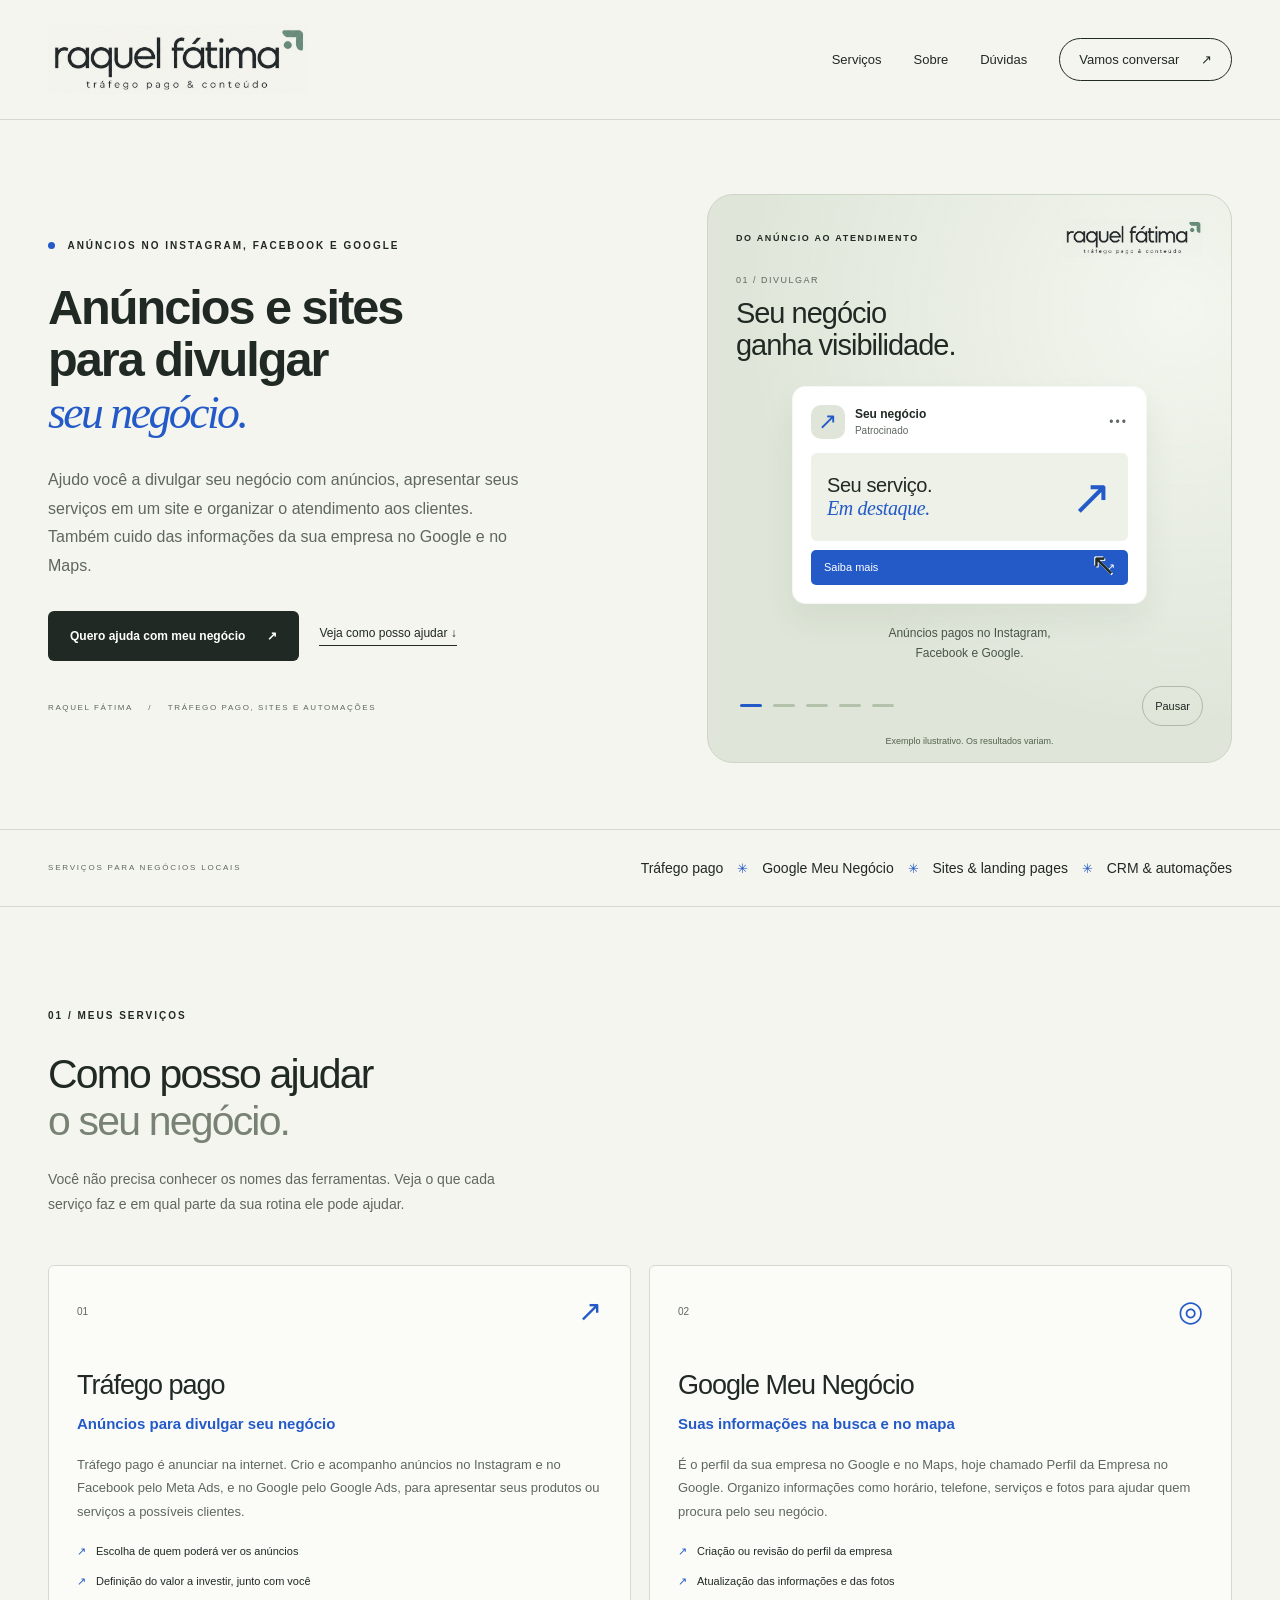
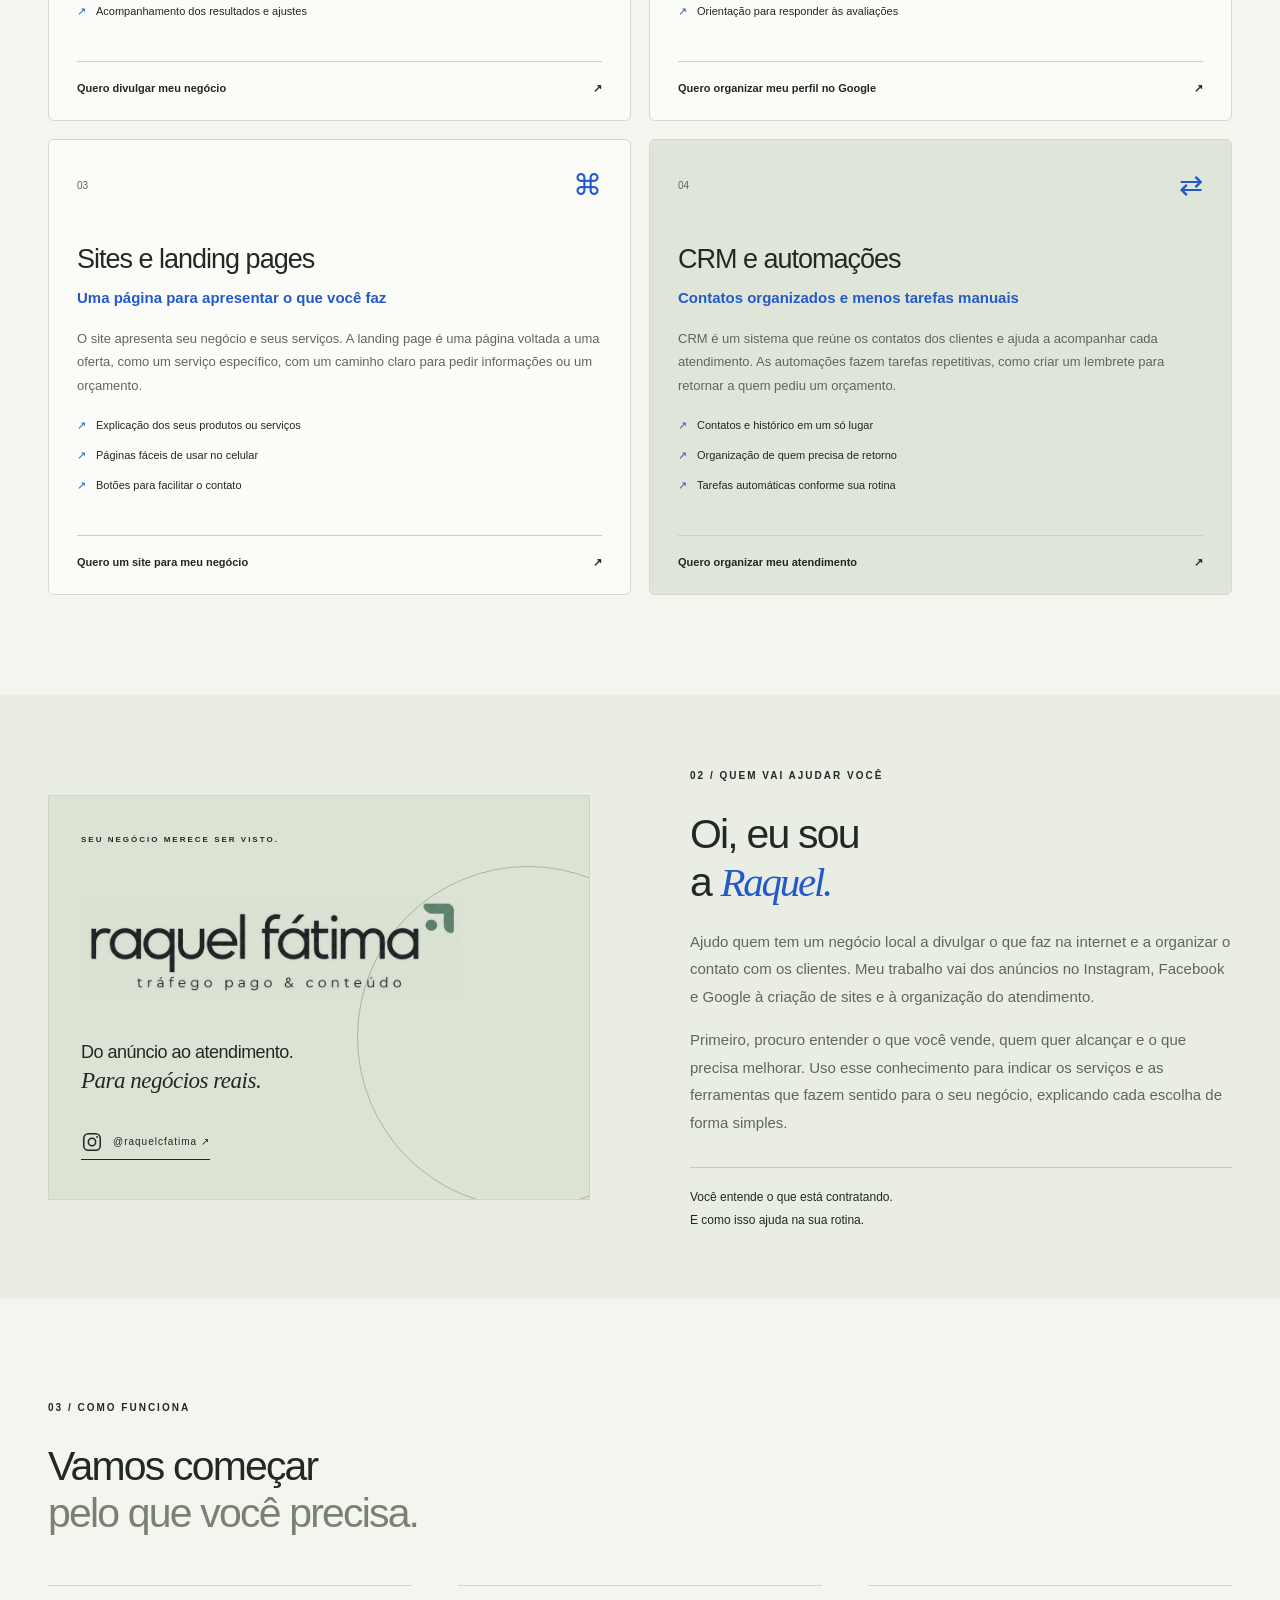
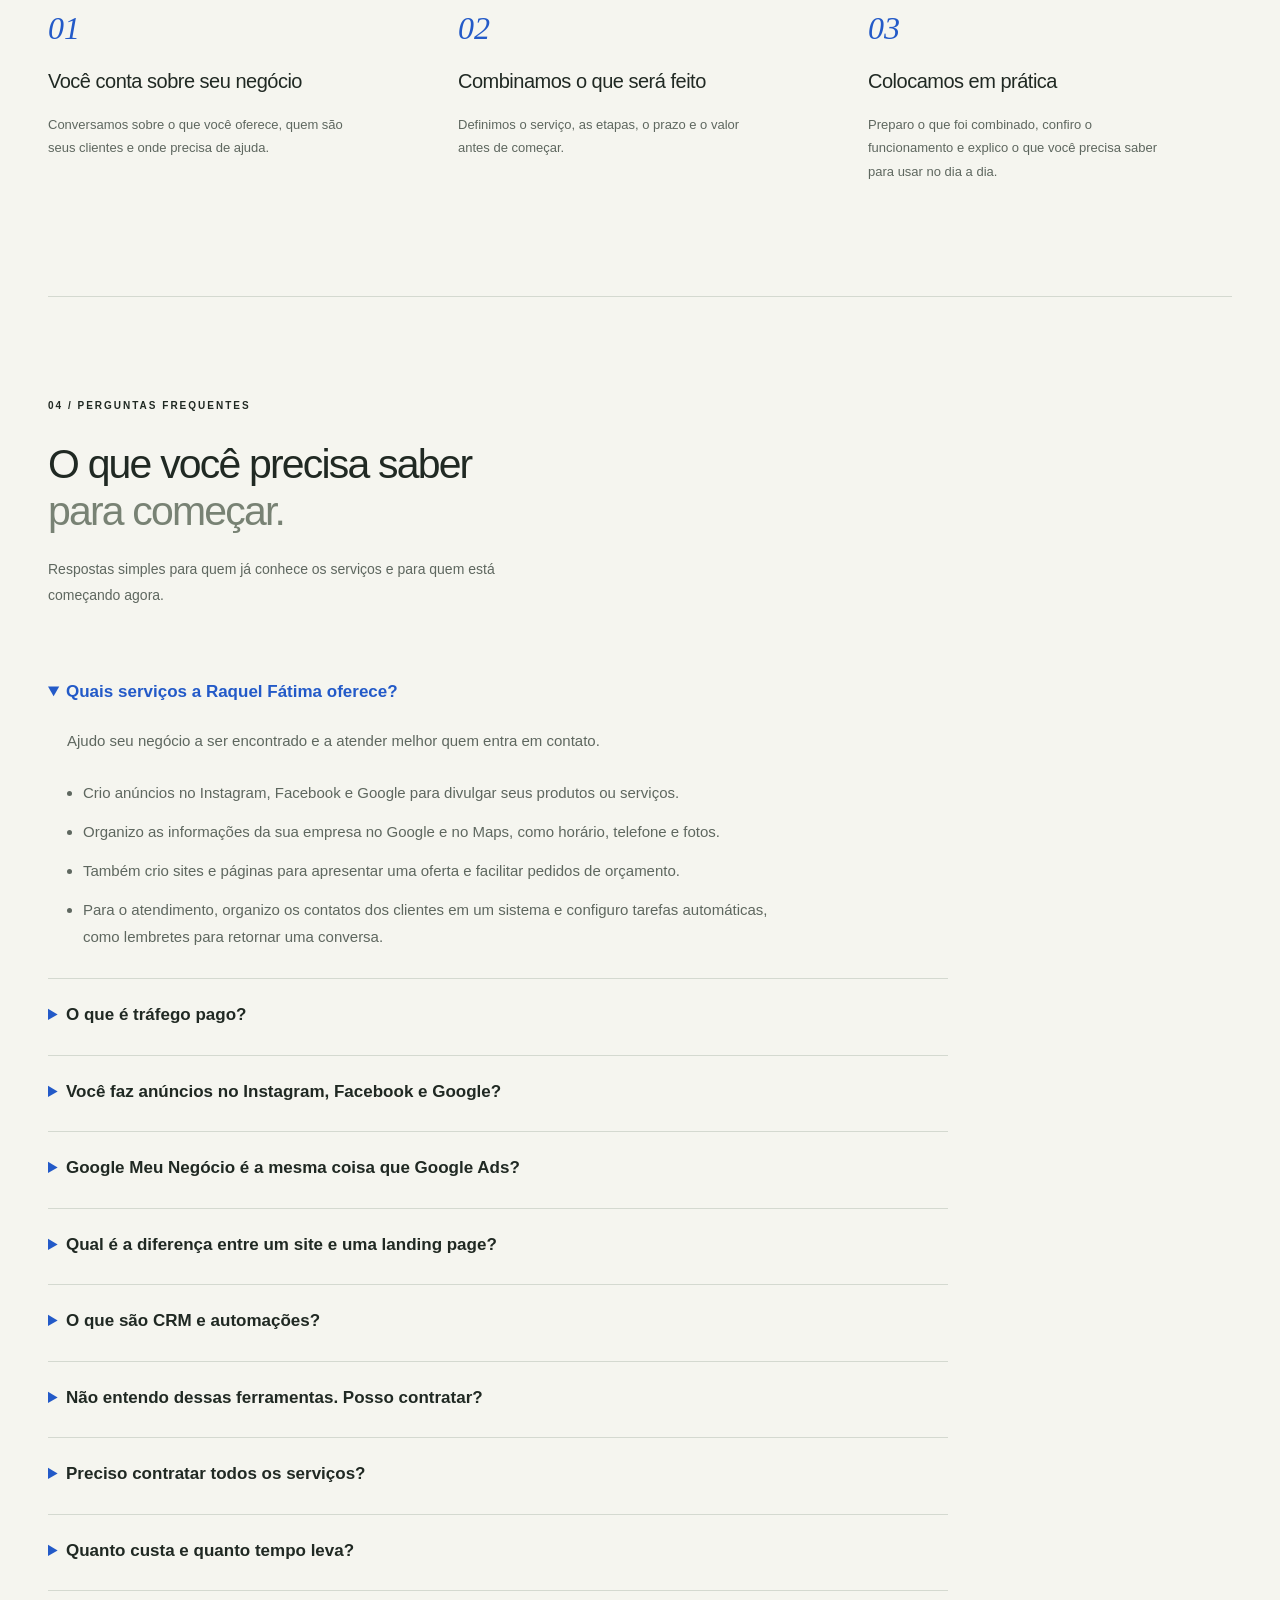
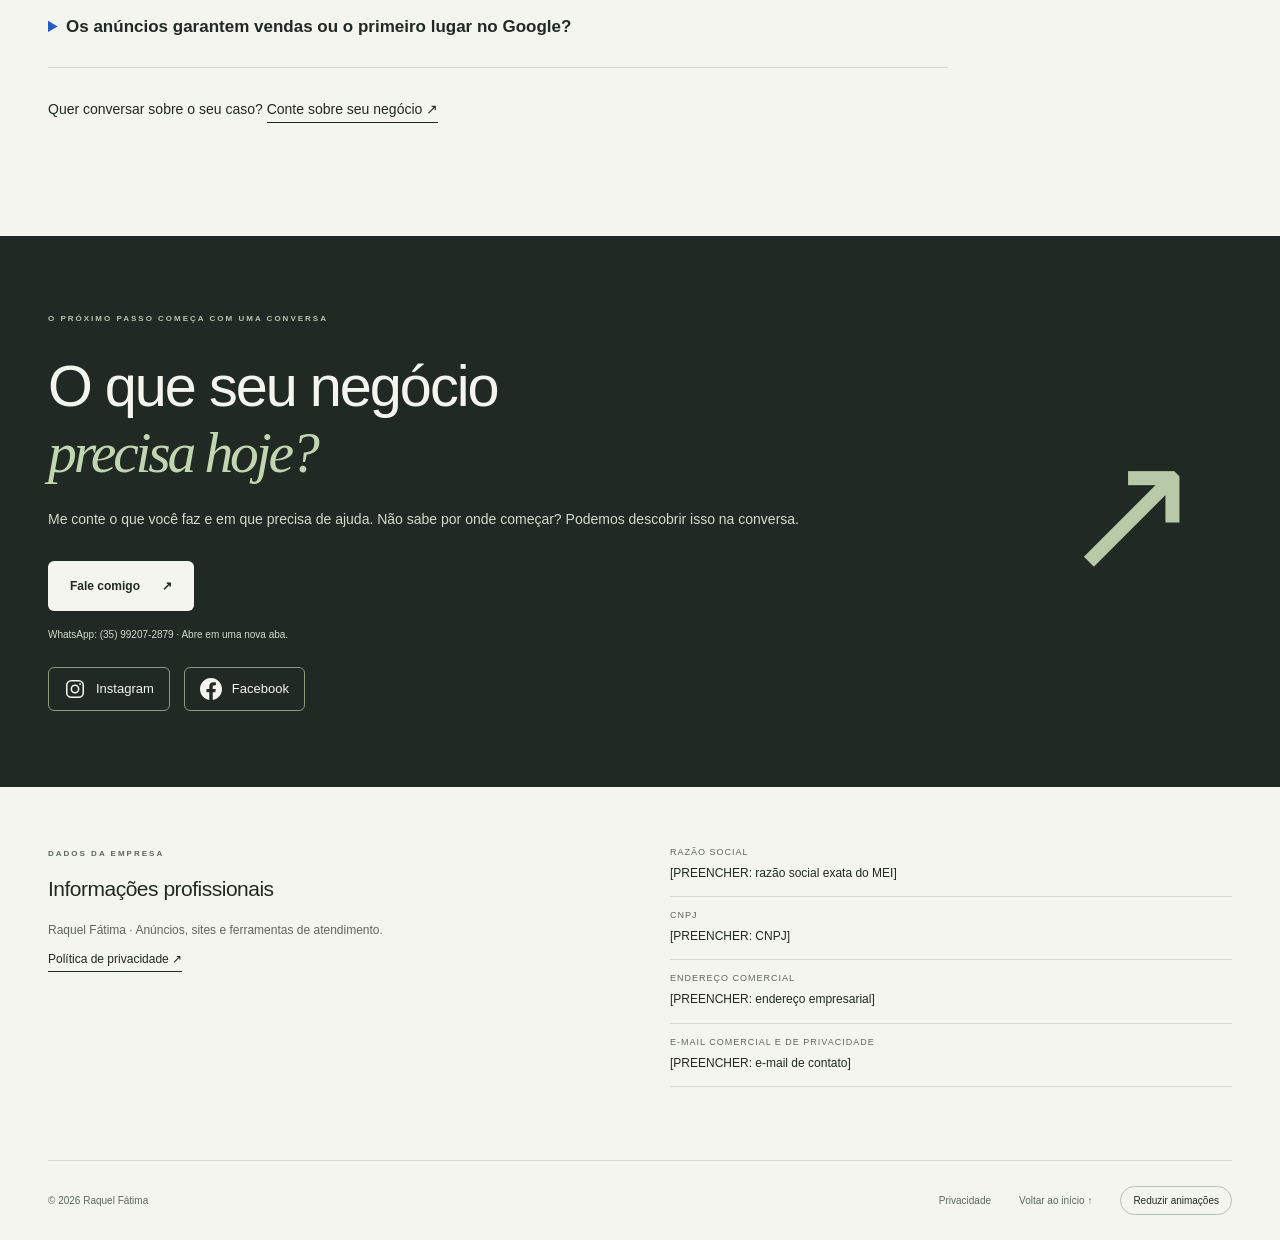
<file: index.html>
<!doctype html>
<html lang="pt-BR">
<head>
  <meta charset="utf-8">
  <meta name="viewport" content="width=device-width, initial-scale=1">
  <title>Raquel Fátima | Tráfego Pago — Meta Ads e Google Ads</title>
  <meta name="description" content="Raquel Fátima: anúncios no Instagram, Facebook e Google, Google Meu Negócio, sites e organização de contatos com CRM e automações para negócios locais.">
  <meta name="theme-color" content="#f5f5ef">
  <meta property="og:type" content="website">
  <meta property="og:locale" content="pt_BR">
  <meta property="og:title" content="Raquel Fátima | Tráfego Pago — Meta Ads e Google Ads">
  <meta property="og:description" content="Anúncios para divulgar seu negócio, sites para apresentar seus serviços e ferramentas para organizar o atendimento. Conheça o trabalho de Raquel Fátima.">
  <meta name="twitter:card" content="summary">
  <link rel="canonical" href="https://raquelfatimaads.github.io/">
  <meta property="og:url" content="https://raquelfatimaads.github.io/">
  <meta property="og:site_name" content="Raquel Fátima">
  <meta name="robots" content="index, follow, max-image-preview:large">
  <meta name="author" content="Raquel Fátima">
  <link rel="icon" href="assets/favicon.svg" type="image/svg+xml">
  <link rel="stylesheet" href="assets/styles.css"><link rel="stylesheet" href="assets/journey.css">
  <script src="assets/main.js" defer></script><script src="assets/journey.js" defer></script>
  <script type="application/ld+json">
{
  "@context": "https://schema.org",
  "@graph": [
    {
      "@type": "Person",
      "@id": "https://raquelfatimaads.github.io/#raquel",
      "name": "Raquel Fátima",
      "alternateName": "Raquel Fatima",
      "url": "https://raquelfatimaads.github.io/",
      "sameAs": [
        "https://www.instagram.com/raquelcfatima/",
        "https://www.facebook.com/rakelmuz"
      ],
      "description": "Profissional de tráfego pago em Meta Ads e Google Ads, Google Meu Negócio, sites e landing pages, CRM e automações.",
      "telephone": "+55 35 99207-2879"
    },
    {
      "@type": "WebSite",
      "@id": "https://raquelfatimaads.github.io/#website",
      "url": "https://raquelfatimaads.github.io/",
      "name": "Raquel Fátima",
      "inLanguage": "pt-BR",
      "publisher": {
        "@id": "https://raquelfatimaads.github.io/#raquel"
      }
    },
    {
      "@type": "WebPage",
      "@id": "https://raquelfatimaads.github.io/#webpage",
      "url": "https://raquelfatimaads.github.io/",
      "name": "Raquel Fátima | Tráfego Pago — Meta Ads e Google Ads",
      "inLanguage": "pt-BR",
      "isPartOf": {
        "@id": "https://raquelfatimaads.github.io/#website"
      },
      "about": {
        "@id": "https://raquelfatimaads.github.io/#raquel"
      },
      "hasPart": [
        {
          "@id": "https://raquelfatimaads.github.io/#trafego-pago"
        },
        {
          "@id": "https://raquelfatimaads.github.io/#google-meu-negocio"
        },
        {
          "@id": "https://raquelfatimaads.github.io/#sites-landing-pages"
        },
        {
          "@id": "https://raquelfatimaads.github.io/#crm-automacoes"
        },
        {
          "@id": "https://raquelfatimaads.github.io/#faq"
        }
      ]
    },
    {
      "@type": "Service",
      "@id": "https://raquelfatimaads.github.io/#trafego-pago",
      "name": "Gestão de tráfego pago — Meta Ads e Google Ads",
      "serviceType": "Gestão de tráfego pago",
      "description": "Tráfego pago é anunciar na internet. Crio e acompanho anúncios no Instagram e no Facebook pelo Meta Ads, e no Google pelo Google Ads, para apresentar seus produtos ou serviços a possíveis clientes.",
      "url": "https://raquelfatimaads.github.io/#trafego-pago",
      "provider": {
        "@id": "https://raquelfatimaads.github.io/#raquel"
      }
    },
    {
      "@type": "Service",
      "@id": "https://raquelfatimaads.github.io/#google-meu-negocio",
      "name": "Google Meu Negócio — Perfil da Empresa no Google",
      "serviceType": "Gestão do Perfil da Empresa no Google",
      "description": "É o perfil da sua empresa no Google e no Maps, hoje chamado Perfil da Empresa no Google. Organizo informações como horário, telefone, serviços e fotos para ajudar quem procura pelo seu negócio.",
      "url": "https://raquelfatimaads.github.io/#google-meu-negocio",
      "provider": {
        "@id": "https://raquelfatimaads.github.io/#raquel"
      }
    },
    {
      "@type": "Service",
      "@id": "https://raquelfatimaads.github.io/#sites-landing-pages",
      "name": "Criação de sites e landing pages",
      "serviceType": "Criação de sites e landing pages",
      "description": "O site apresenta seu negócio e seus serviços. A landing page é uma página voltada a uma oferta, como um serviço específico, com um caminho claro para pedir informações ou um orçamento.",
      "url": "https://raquelfatimaads.github.io/#sites-landing-pages",
      "provider": {
        "@id": "https://raquelfatimaads.github.io/#raquel"
      }
    },
    {
      "@type": "Service",
      "@id": "https://raquelfatimaads.github.io/#crm-automacoes",
      "name": "CRM e automações",
      "serviceType": "Integração de CRM e automações",
      "description": "CRM é um sistema que reúne os contatos dos clientes e ajuda a acompanhar cada atendimento. As automações fazem tarefas repetitivas, como criar um lembrete para retornar a quem pediu um orçamento.",
      "url": "https://raquelfatimaads.github.io/#crm-automacoes",
      "provider": {
        "@id": "https://raquelfatimaads.github.io/#raquel"
      }
    },
    {
      "@type": "FAQPage",
      "@id": "https://raquelfatimaads.github.io/#faq",
      "url": "https://raquelfatimaads.github.io/#faq",
      "inLanguage": "pt-BR",
      "isPartOf": {
        "@id": "https://raquelfatimaads.github.io/#webpage"
      },
      "mainEntity": [
        {
          "@type": "Question",
          "name": "Quais serviços a Raquel Fátima oferece?",
          "acceptedAnswer": {
            "@type": "Answer",
            "text": "Ajudo seu negócio a ser encontrado e a atender melhor quem entra em contato. Crio anúncios no Instagram, Facebook e Google para divulgar seus produtos ou serviços. Organizo as informações da sua empresa no Google e no Maps, como horário, telefone e fotos. Também crio sites e páginas para apresentar uma oferta e facilitar pedidos de orçamento. Para o atendimento, organizo os contatos dos clientes em um sistema e configuro tarefas automáticas, como lembretes para retornar uma conversa."
          }
        },
        {
          "@type": "Question",
          "name": "O que é tráfego pago?",
          "acceptedAnswer": {
            "@type": "Answer",
            "text": "É pagar para exibir anúncios na internet e levar pessoas até seu site, perfil ou canal de contato. Meu trabalho é preparar e acompanhar esses anúncios. O valor pelo meu serviço e o dinheiro usado para exibir os anúncios são coisas diferentes e devem ser combinados antes de começar."
          }
        },
        {
          "@type": "Question",
          "name": "Você faz anúncios no Instagram, Facebook e Google?",
          "acceptedAnswer": {
            "@type": "Answer",
            "text": "Sim. Uso o Meta Ads para criar anúncios no Instagram e no Facebook, e o Google Ads para anunciar no Google. Conversamos sobre o que você vende, quem quer alcançar e quanto pode investir para escolher onde anunciar."
          }
        },
        {
          "@type": "Question",
          "name": "Google Meu Negócio é a mesma coisa que Google Ads?",
          "acceptedAnswer": {
            "@type": "Answer",
            "text": "Não. O Google Meu Negócio é o perfil que mostra informações da empresa na busca do Google e no Maps, como telefone, horário e fotos. O nome atual é Perfil da Empresa no Google. Já o Google Ads serve para criar anúncios pagos. Posso ajudar com os dois serviços."
          }
        },
        {
          "@type": "Question",
          "name": "Qual é a diferença entre um site e uma landing page?",
          "acceptedAnswer": {
            "@type": "Answer",
            "text": "Um site apresenta seu negócio de forma mais completa: quem você é, o que oferece e como entrar em contato. Uma landing page é uma página dedicada a um produto ou serviço, com um convite direto, como pedir um orçamento. Eu ajudo você a escolher conforme o que precisa divulgar."
          }
        },
        {
          "@type": "Question",
          "name": "O que são CRM e automações?",
          "acceptedAnswer": {
            "@type": "Answer",
            "text": "CRM é um sistema para guardar os contatos dos clientes e acompanhar as conversas e os pedidos. Automações são tarefas feitas pelo sistema, como criar um lembrete de retorno. Por exemplo: quando alguém pede um orçamento, você pode registrar o pedido e acompanhar quem ainda precisa de uma resposta."
          }
        },
        {
          "@type": "Question",
          "name": "Não entendo dessas ferramentas. Posso contratar?",
          "acceptedAnswer": {
            "@type": "Answer",
            "text": "Sim. Você pode começar contando o que acontece no seu negócio: poucas pessoas encontram sua empresa, falta um site ou os contatos ficam espalhados. Eu explico quais serviços podem ajudar e combinamos o que será feito. Você não precisa saber o nome de cada ferramenta."
          }
        },
        {
          "@type": "Question",
          "name": "Preciso contratar todos os serviços?",
          "acceptedAnswer": {
            "@type": "Answer",
            "text": "Não precisa começar com tudo. Primeiro, conversamos sobre a sua maior necessidade e definimos o que faz sentido fazer agora. Pode ser divulgar um serviço, organizar o perfil no Google, criar um site ou melhorar o controle dos atendimentos."
          }
        },
        {
          "@type": "Question",
          "name": "Quanto custa e quanto tempo leva?",
          "acceptedAnswer": {
            "@type": "Answer",
            "text": "O valor e o prazo dependem do que será feito. Me chame pelo botão Fale comigo, que abre o WhatsApp, e conte sobre seu negócio. Se quiser anúncios, combinamos separadamente o valor do meu trabalho e o dinheiro que será usado para exibir os anúncios."
          }
        },
        {
          "@type": "Question",
          "name": "Os anúncios garantem vendas ou o primeiro lugar no Google?",
          "acceptedAnswer": {
            "@type": "Answer",
            "text": "Não. Os anúncios ajudam a divulgar seu negócio, mas as vendas também dependem do que você oferece, dos preços, da concorrência e do atendimento. Também não há garantia de primeiro lugar no Google. Pagar por anúncios não coloca automaticamente seu site nas primeiras posições dos resultados não pagos."
          }
        }
      ]
    }
  ]
}
</script>
</head>
<body>
  <a class="skip" href="#conteudo">Pular para o conteúdo</a>
  <header class="header">
    <a class="brand" href="index.html" aria-label="Raquel Fátima — início"><span class="logo-window"><img src="assets/raquel-fatima-logo.png" width="1254" height="1254" alt="Raquel Fátima — tráfego pago &amp; conteúdo" decoding="async"></span></a>
    <nav aria-label="Navegação principal"><a href="#solucoes">Serviços</a><a href="#sobre">Sobre</a><a href="#faq">Dúvidas</a><a class="nav-cta" href="#contato">Vamos conversar <span aria-hidden="true">↗</span></a></nav>
  </header>
  <main id="conteudo">
    <section class="hero wrap" aria-labelledby="hero-title">
      <div class="hero-copy">
        <p class="eyebrow"><span class="status-dot" aria-hidden="true"></span> Anúncios no Instagram, Facebook e Google</p>
        <h1 id="hero-title">Anúncios e sites<br>para divulgar<br><span class="serif">seu negócio.</span></h1>
        <p class="intro">Ajudo você a divulgar seu negócio com anúncios, apresentar seus serviços em um site e organizar o atendimento aos clientes. Também cuido das informações da sua empresa no Google e no Maps.</p>
        <div class="actions"><a class="button primary" href="#contato">Quero ajuda com meu negócio <span aria-hidden="true">↗</span></a><a class="text-link" href="#solucoes">Veja como posso ajudar <span aria-hidden="true">↓</span></a></div>
        <p class="hero-note">RAQUEL FÁTIMA <span aria-hidden="true">/</span> TRÁFEGO PAGO, SITES E AUTOMAÇÕES</p>
      </div>
      <section class="journey" aria-label="Do anúncio ao atendimento: exemplo ilustrativo">
        <div class="journey-top"><span class="journey-kicker">DO ANÚNCIO AO ATENDIMENTO</span><span class="logo-window journey-logo" aria-hidden="true"><img src="assets/raquel-fatima-logo.png" width="1254" height="1254" alt="" decoding="async"></span></div>
        <div class="journey-stage">
          <article class="journey-scene is-active" data-scene="0">
            <p class="journey-number">01 / DIVULGAR</p><h2>Seu negócio<br>ganha visibilidade.</h2>
            <div class="journey-card ad-card"><div class="card-heading"><span class="business-icon" aria-hidden="true">↗</span><div><strong>Seu negócio</strong><small>Patrocinado</small></div><span class="card-dots" aria-hidden="true">•••</span></div><div class="ad-art"><span>Seu serviço.<br><em>Em destaque.</em></span><i aria-hidden="true">↗</i></div><div class="mock-button">Saiba mais <span aria-hidden="true">↗</span></div><span class="journey-pointer" aria-hidden="true">↖</span></div>
            <p class="journey-caption">Anúncios pagos no Instagram,<br>Facebook e Google.</p>
          </article>
          <article class="journey-scene" data-scene="1" hidden>
            <p class="journey-number">02 / RECEBER CONTATOS</p><h2>O interesse vira<br>uma conversa.</h2>
            <div class="journey-card chat-card"><div class="card-heading"><span class="business-icon" aria-hidden="true">↗</span><div><strong>Seu negócio</strong><small>Conversa no WhatsApp</small></div></div><div class="message incoming">Olá! Quero saber mais.<small>Agora</small></div><div class="message outgoing">Olá! Como posso ajudar?<span aria-hidden="true"> ✓✓</span></div><div class="contact-chip"><span aria-hidden="true">✓</span> Novo contato recebido</div></div>
            <p class="journey-caption">Um caminho fácil para pedir<br>informações ou um orçamento.</p>
          </article>
          <article class="journey-scene" data-scene="2" hidden>
            <p class="journey-number">03 / ORGANIZAR</p><h2>Cada contato<br>tem um próximo passo.</h2>
            <div class="journey-card organize-card"><div class="card-heading"><strong>Seus atendimentos</strong><span class="card-dots" aria-hidden="true">•••</span></div><div class="pipeline"><span>Novo contato</span><span>Em atendimento</span><span class="selected">Agendado ✓</span></div><div class="appointment"><span class="appointment-icon" aria-hidden="true">✓</span><div><strong>Atendimento agendado</strong><small>Amanhã · 14h</small></div></div><div class="record-line"><span aria-hidden="true">≡</span> Conversa e informações reunidas</div></div>
            <p class="journey-caption">Um sistema para acompanhar os clientes<br>e saber quem precisa de retorno.</p>
          </article>
          <article class="journey-scene" data-scene="3" hidden>
            <p class="journey-number">04 / AUTOMATIZAR</p><h2>Menos tarefas<br>para fazer à mão.</h2>
            <div class="journey-card automate-card"><div class="automation-trigger"><span aria-hidden="true">✓</span><strong>Horário agendado</strong></div><div class="automation-connector" aria-hidden="true"><i></i></div><div class="automation-result"><small>AUTOMAÇÃO CONFIGURADA</small><strong>Lembrete enviado <span aria-hidden="true">✓</span></strong><p>Seu atendimento é amanhã, às 14h.</p></div></div>
            <p class="journey-caption">Lembretes automáticos ajudam<br>a cuidar da rotina do atendimento.</p>
          </article>
          <article class="journey-scene" data-scene="4" hidden>
            <p class="journey-number">05 / CONVERTER</p><h2>Uma oportunidade.<br>Uma nova venda.</h2>
            <div class="journey-card sale-card"><span class="sale-check" aria-hidden="true">✓</span><strong>Venda realizada</strong><p>Do primeiro clique<br>ao atendimento concluído.</p><div class="sale-path"><span>Anúncio</span><b aria-hidden="true">→</b><span>Contato</span><b aria-hidden="true">→</b><span>Venda</span></div></div>
            <p class="journey-caption">Divulgação e atendimento trabalhando<br>juntos pelo seu negócio.</p>
          </article>
        </div>
        <div class="journey-controls" hidden><div class="journey-steps" aria-label="Escolher etapa"><button type="button" data-step="0" aria-label="1. Divulgar" aria-pressed="true"><span></span></button><button type="button" data-step="1" aria-label="2. Receber contatos" aria-pressed="false"><span></span></button><button type="button" data-step="2" aria-label="3. Organizar" aria-pressed="false"><span></span></button><button type="button" data-step="3" aria-label="4. Automatizar" aria-pressed="false"><span></span></button><button type="button" data-step="4" aria-label="5. Converter" aria-pressed="false"><span></span></button></div><button class="journey-pause" type="button">Pausar</button></div>
        <p class="journey-disclaimer">Exemplo ilustrativo. Os resultados variam.</p>
      </section>

    </section>
    <div class="expertise" aria-label="Áreas de atuação"><div class="wrap"><span>SERVIÇOS PARA NEGÓCIOS LOCAIS</span><p>Tráfego pago <b>✳</b> Google Meu Negócio <b>✳</b> Sites & landing pages <b>✳</b> CRM & automações</p></div></div>
    <section class="section wrap" id="solucoes" aria-labelledby="solutions-title">
      <div class="section-heading reveal"><p class="eyebrow">01 / Meus serviços</p><h2 id="solutions-title">Como posso ajudar<br><span class="muted">o seu negócio.</span></h2><p>Você não precisa conhecer os nomes das ferramentas. Veja o que cada serviço faz e em qual parte da sua rotina ele pode ajudar.</p></div>
      <div class="services">
        <article class="service reveal" id="trafego-pago"><div class="service-top"><span>01</span><span aria-hidden="true">↗</span></div><h3>Tráfego pago</h3><p class="service-explainer">Anúncios para divulgar seu negócio</p><p>Tráfego pago é anunciar na internet. Crio e acompanho anúncios no Instagram e no Facebook pelo Meta Ads, e no Google pelo Google Ads, para apresentar seus produtos ou serviços a possíveis clientes.</p><ul><li>Escolha de quem poderá ver os anúncios</li><li>Definição do valor a investir, junto com você</li><li>Acompanhamento dos resultados e ajustes</li></ul><a href="#contato">Quero divulgar meu negócio <span aria-hidden="true">↗</span></a></article>
        <article class="service reveal" id="google-meu-negocio"><div class="service-top"><span>02</span><span aria-hidden="true">◎</span></div><h3>Google Meu Negócio</h3><p class="service-explainer">Suas informações na busca e no mapa</p><p>É o perfil da sua empresa no Google e no Maps, hoje chamado Perfil da Empresa no Google. Organizo informações como horário, telefone, serviços e fotos para ajudar quem procura pelo seu negócio.</p><ul><li>Criação ou revisão do perfil da empresa</li><li>Atualização das informações e das fotos</li><li>Orientação para responder às avaliações</li></ul><a href="#contato">Quero organizar meu perfil no Google <span aria-hidden="true">↗</span></a></article>
        <article class="service reveal" id="sites-landing-pages"><div class="service-top"><span>03</span><span aria-hidden="true">⌘</span></div><h3>Sites e landing pages</h3><p class="service-explainer">Uma página para apresentar o que você faz</p><p>O site apresenta seu negócio e seus serviços. A landing page é uma página voltada a uma oferta, como um serviço específico, com um caminho claro para pedir informações ou um orçamento.</p><ul><li>Explicação dos seus produtos ou serviços</li><li>Páginas fáceis de usar no celular</li><li>Botões para facilitar o contato</li></ul><a href="#contato">Quero um site para meu negócio <span aria-hidden="true">↗</span></a></article>
        <article class="service service-sage reveal" id="crm-automacoes"><div class="service-top"><span>04</span><span aria-hidden="true">⇄</span></div><h3>CRM e automações</h3><p class="service-explainer">Contatos organizados e menos tarefas manuais</p><p>CRM é um sistema que reúne os contatos dos clientes e ajuda a acompanhar cada atendimento. As automações fazem tarefas repetitivas, como criar um lembrete para retornar a quem pediu um orçamento.</p><ul><li>Contatos e histórico em um só lugar</li><li>Organização de quem precisa de retorno</li><li>Tarefas automáticas conforme sua rotina</li></ul><a href="#contato">Quero organizar meu atendimento <span aria-hidden="true">↗</span></a></article>
      </div>
    </section>
    <section class="about-section" id="sobre" aria-labelledby="about-title"><div class="wrap about">
      <div class="signature-panel reveal"><span class="eyebrow">Seu negócio merece ser visto.</span><div class="signature-logo"><span class="logo-window"><img src="assets/raquel-fatima-logo.png" width="1254" height="1254" alt="Raquel Fátima — tráfego pago &amp; conteúdo" loading="lazy" decoding="async"></span></div><p>Do anúncio ao atendimento.<br><em>Para negócios reais.</em></p><a class="instagram-profile" href="https://www.instagram.com/raquelcfatima/" target="_blank" rel="noopener noreferrer" aria-label="Instagram @raquelcfatima — abre em nova aba"><svg viewBox="0 0 24 24" width="22" height="22" fill="none" stroke="currentColor" stroke-width="1.7" aria-hidden="true" focusable="false"><rect x="3" y="3" width="18" height="18" rx="5"/><circle cx="12" cy="12" r="4"/><circle cx="17.5" cy="6.5" r="1" fill="currentColor" stroke="none"/></svg><span>@raquelcfatima ↗</span></a></div>
      <div class="about-copy reveal"><p class="eyebrow">02 / Quem vai ajudar você</p><h2 id="about-title">Oi, eu sou<br>a <span class="serif">Raquel.</span></h2><p>Ajudo quem tem um negócio local a divulgar o que faz na internet e a organizar o contato com os clientes. Meu trabalho vai dos anúncios no Instagram, Facebook e Google à criação de sites e à organização do atendimento.</p><p>Primeiro, procuro entender o que você vende, quem quer alcançar e o que precisa melhorar. Uso esse conhecimento para indicar os serviços e as ferramentas que fazem sentido para o seu negócio, explicando cada escolha de forma simples.</p><div class="about-rule"><span>Você entende o que está contratando.</span><span>E como isso ajuda na sua rotina.</span></div></div>
    </div></section>
    <section class="section wrap process" id="processo" aria-labelledby="process-title"><div class="section-heading reveal"><p class="eyebrow">03 / Como funciona</p><h2 id="process-title">Vamos começar<br><span class="muted">pelo que você precisa.</span></h2></div><ol class="steps"><li class="reveal"><span>01</span><h3>Você conta sobre seu negócio</h3><p>Conversamos sobre o que você oferece, quem são seus clientes e onde precisa de ajuda.</p></li><li class="reveal"><span>02</span><h3>Combinamos o que será feito</h3><p>Definimos o serviço, as etapas, o prazo e o valor antes de começar.</p></li><li class="reveal"><span>03</span><h3>Colocamos em prática</h3><p>Preparo o que foi combinado, confiro o funcionamento e explico o que você precisa saber para usar no dia a dia.</p></li></ol></section>
<section class="section wrap faq-section" id="faq" aria-labelledby="faq-title"><div class="section-heading"><p class="eyebrow">04 / Perguntas frequentes</p><h2 id="faq-title">O que você precisa saber<br><span class="muted">para começar.</span></h2><p>Respostas simples para quem já conhece os serviços e para quem está começando agora.</p></div><div class="faq-list"><details open><summary>Quais serviços a Raquel Fátima oferece?</summary><p>Ajudo seu negócio a ser encontrado e a atender melhor quem entra em contato.</p><ul class="faq-services"><li>Crio anúncios no Instagram, Facebook e Google para divulgar seus produtos ou serviços.</li><li>Organizo as informações da sua empresa no Google e no Maps, como horário, telefone e fotos.</li><li>Também crio sites e páginas para apresentar uma oferta e facilitar pedidos de orçamento.</li><li>Para o atendimento, organizo os contatos dos clientes em um sistema e configuro tarefas automáticas, como lembretes para retornar uma conversa.</li></ul></details>
<details><summary>O que é tráfego pago?</summary><p>É pagar para exibir anúncios na internet e levar pessoas até seu site, perfil ou canal de contato. Meu trabalho é preparar e acompanhar esses anúncios. O valor pelo meu serviço e o dinheiro usado para exibir os anúncios são coisas diferentes e devem ser combinados antes de começar.</p></details>
<details><summary>Você faz anúncios no Instagram, Facebook e Google?</summary><p>Sim. Uso o Meta Ads para criar anúncios no Instagram e no Facebook, e o Google Ads para anunciar no Google. Conversamos sobre o que você vende, quem quer alcançar e quanto pode investir para escolher onde anunciar.</p></details>
<details><summary>Google Meu Negócio é a mesma coisa que Google Ads?</summary><p>Não. O Google Meu Negócio é o perfil que mostra informações da empresa na busca do Google e no Maps, como telefone, horário e fotos. O nome atual é Perfil da Empresa no Google. Já o Google Ads serve para criar anúncios pagos. Posso ajudar com os dois serviços.</p></details>
<details><summary>Qual é a diferença entre um site e uma landing page?</summary><p>Um site apresenta seu negócio de forma mais completa: quem você é, o que oferece e como entrar em contato. Uma landing page é uma página dedicada a um produto ou serviço, com um convite direto, como pedir um orçamento. Eu ajudo você a escolher conforme o que precisa divulgar.</p></details>
<details><summary>O que são CRM e automações?</summary><p>CRM é um sistema para guardar os contatos dos clientes e acompanhar as conversas e os pedidos. Automações são tarefas feitas pelo sistema, como criar um lembrete de retorno. Por exemplo: quando alguém pede um orçamento, você pode registrar o pedido e acompanhar quem ainda precisa de uma resposta.</p></details>
<details><summary>Não entendo dessas ferramentas. Posso contratar?</summary><p>Sim. Você pode começar contando o que acontece no seu negócio: poucas pessoas encontram sua empresa, falta um site ou os contatos ficam espalhados. Eu explico quais serviços podem ajudar e combinamos o que será feito. Você não precisa saber o nome de cada ferramenta.</p></details>
<details><summary>Preciso contratar todos os serviços?</summary><p>Não precisa começar com tudo. Primeiro, conversamos sobre a sua maior necessidade e definimos o que faz sentido fazer agora. Pode ser divulgar um serviço, organizar o perfil no Google, criar um site ou melhorar o controle dos atendimentos.</p></details>
<details><summary>Quanto custa e quanto tempo leva?</summary><p>O valor e o prazo dependem do que será feito. Me chame pelo botão Fale comigo, que abre o WhatsApp, e conte sobre seu negócio. Se quiser anúncios, combinamos separadamente o valor do meu trabalho e o dinheiro que será usado para exibir os anúncios.</p></details>
<details><summary>Os anúncios garantem vendas ou o primeiro lugar no Google?</summary><p>Não. Os anúncios ajudam a divulgar seu negócio, mas as vendas também dependem do que você oferece, dos preços, da concorrência e do atendimento. Também não há garantia de primeiro lugar no Google. Pagar por anúncios não coloca automaticamente seu site nas primeiras posições dos resultados não pagos.</p></details></div><p class="faq-contact">Quer conversar sobre o seu caso? <a class="text-link" href="#contato">Conte sobre seu negócio ↗</a></p></section>
    <section class="contact-section" id="contato" aria-labelledby="contact-title"><div class="wrap contact"><div class="reveal"><p class="eyebrow">O próximo passo começa com uma conversa</p><h2 id="contact-title">O que seu negócio<br><span class="serif">precisa hoje?</span></h2><p>Me conte o que você faz e em que precisa de ajuda. Não sabe por onde começar? Podemos descobrir isso na conversa.</p><a class="button light" href="https://wa.me/5535992072879" target="_blank" rel="noopener noreferrer">Fale comigo <span aria-hidden="true">↗</span></a><p class="contact-small">WhatsApp: (35) 99207-2879 · Abre em uma nova aba.</p><div class="social-links" aria-label="Redes sociais"><a href="https://www.instagram.com/raquelcfatima/" target="_blank" rel="noopener noreferrer" aria-label="Instagram de Raquel Fátima — abre em nova aba"><svg viewBox="0 0 24 24" width="22" height="22" fill="none" stroke="currentColor" stroke-width="1.7" aria-hidden="true" focusable="false"><rect x="3" y="3" width="18" height="18" rx="5"/><circle cx="12" cy="12" r="4"/><circle cx="17.5" cy="6.5" r="1" fill="currentColor" stroke="none"/></svg><span>Instagram</span></a><a href="https://www.facebook.com/rakelmuz" target="_blank" rel="noopener noreferrer" aria-label="Facebook de Raquel Fátima — abre em nova aba"><svg viewBox="0 0 24 24" width="22" height="22" fill="currentColor" aria-hidden="true" focusable="false"><path d="M24 12.073C24 5.405 18.627 0 12 0S0 5.405 0 12.073c0 6.025 4.388 11.02 10.125 11.927v-8.437H7.078v-3.49h3.047v-2.66c0-3.027 1.792-4.699 4.533-4.699 1.312 0 2.686.236 2.686.236v2.971h-1.513c-1.491 0-1.956.931-1.956 1.887v2.265h3.328l-.532 3.49h-2.796V24C19.612 23.094 24 18.098 24 12.073z"/></svg><span>Facebook</span></a></div></div><span class="contact-symbol" aria-hidden="true">↗</span></div></section>
    <section class="wrap business" aria-labelledby="business-title"><div><p class="eyebrow">Dados da empresa</p><h2 id="business-title">Informações profissionais</h2><p>Raquel Fátima · Anúncios, sites e ferramentas de atendimento.</p><a class="text-link" href="privacy.html">Política de privacidade <span aria-hidden="true">↗</span></a></div><dl><div><dt>Razão social</dt><dd>[PREENCHER: razão social exata do MEI]</dd></div><div><dt>CNPJ</dt><dd>[PREENCHER: CNPJ]</dd></div><div><dt>Endereço comercial</dt><dd>[PREENCHER: endereço empresarial]</dd></div><div><dt>E-mail comercial e de privacidade</dt><dd>[PREENCHER: e-mail de contato]</dd></div></dl></section>
  </main>
  <footer class="footer wrap"><span>© <span data-year>2026</span> Raquel Fátima</span><a href="privacy.html">Privacidade</a><a href="#conteudo">Voltar ao início ↑</a><button class="motion-toggle" type="button" aria-pressed="false" hidden>Reduzir animações</button></footer>
</body>
</html>
</file>
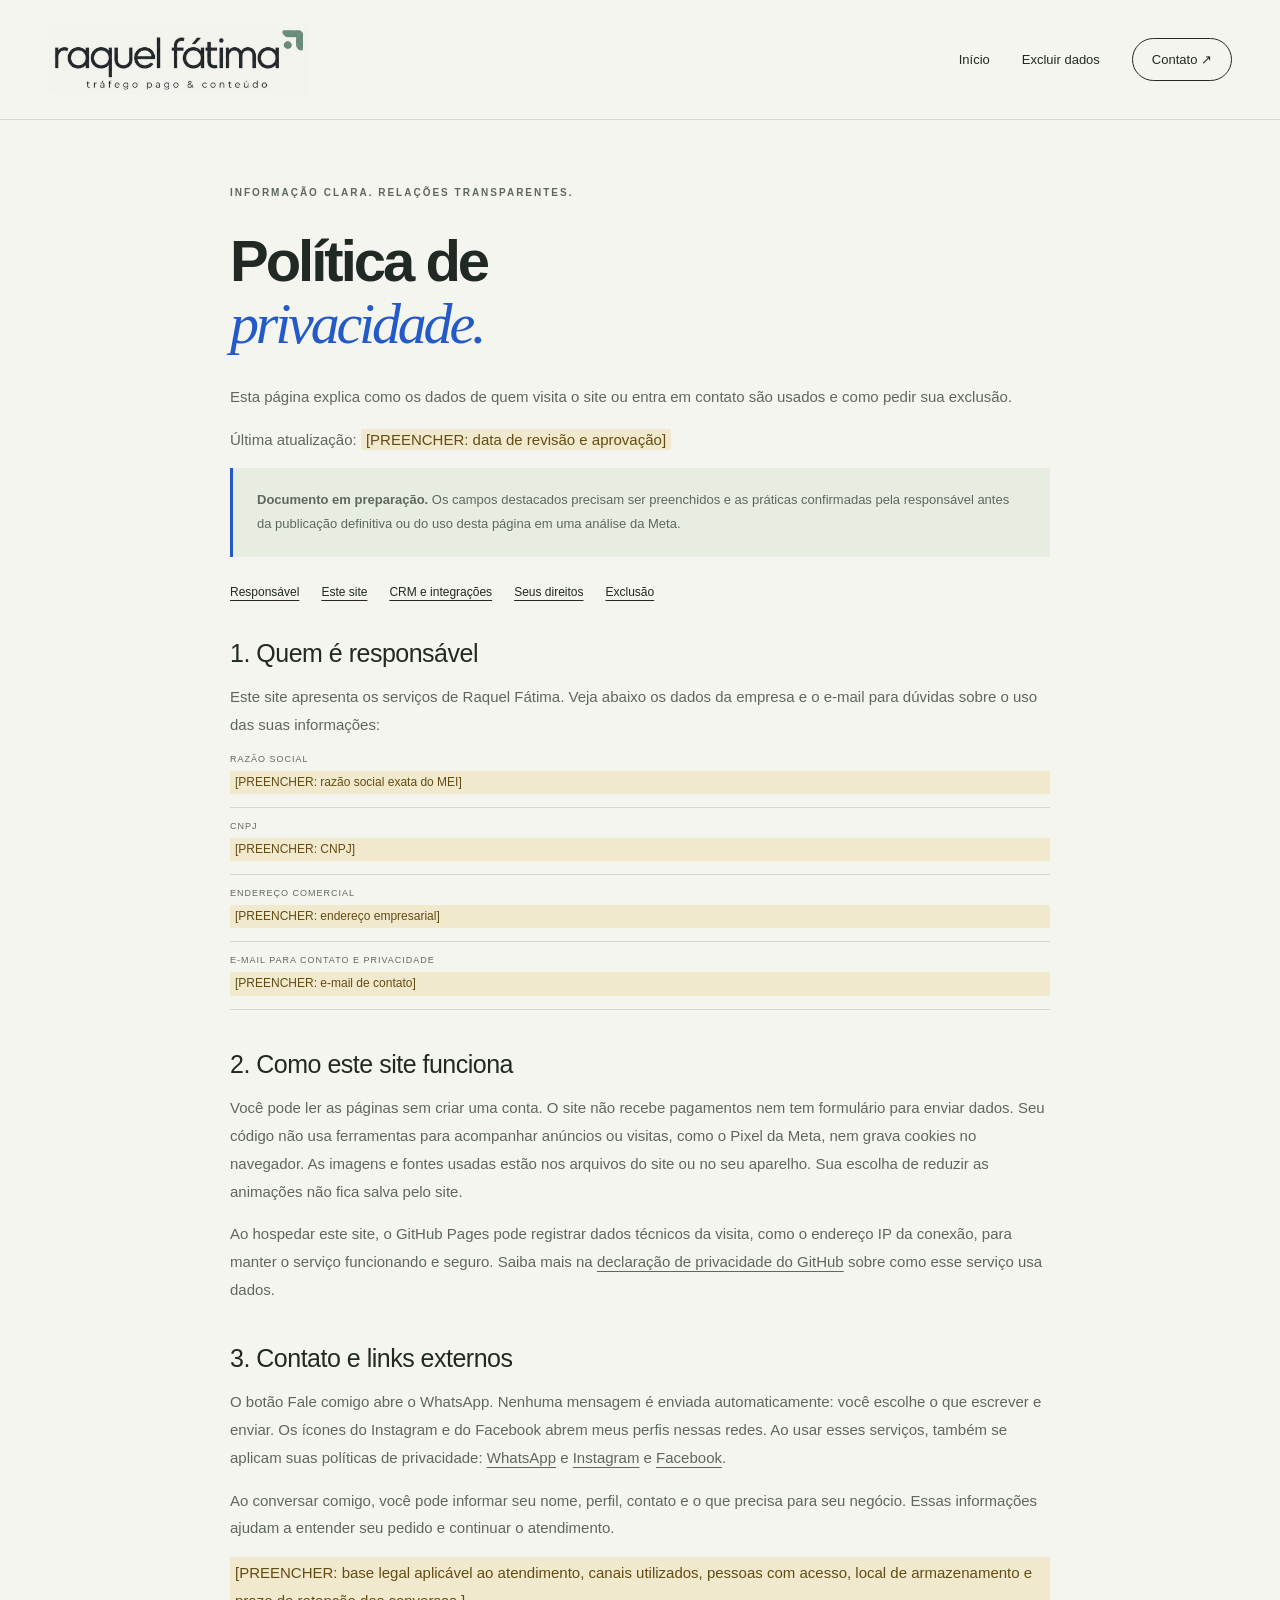
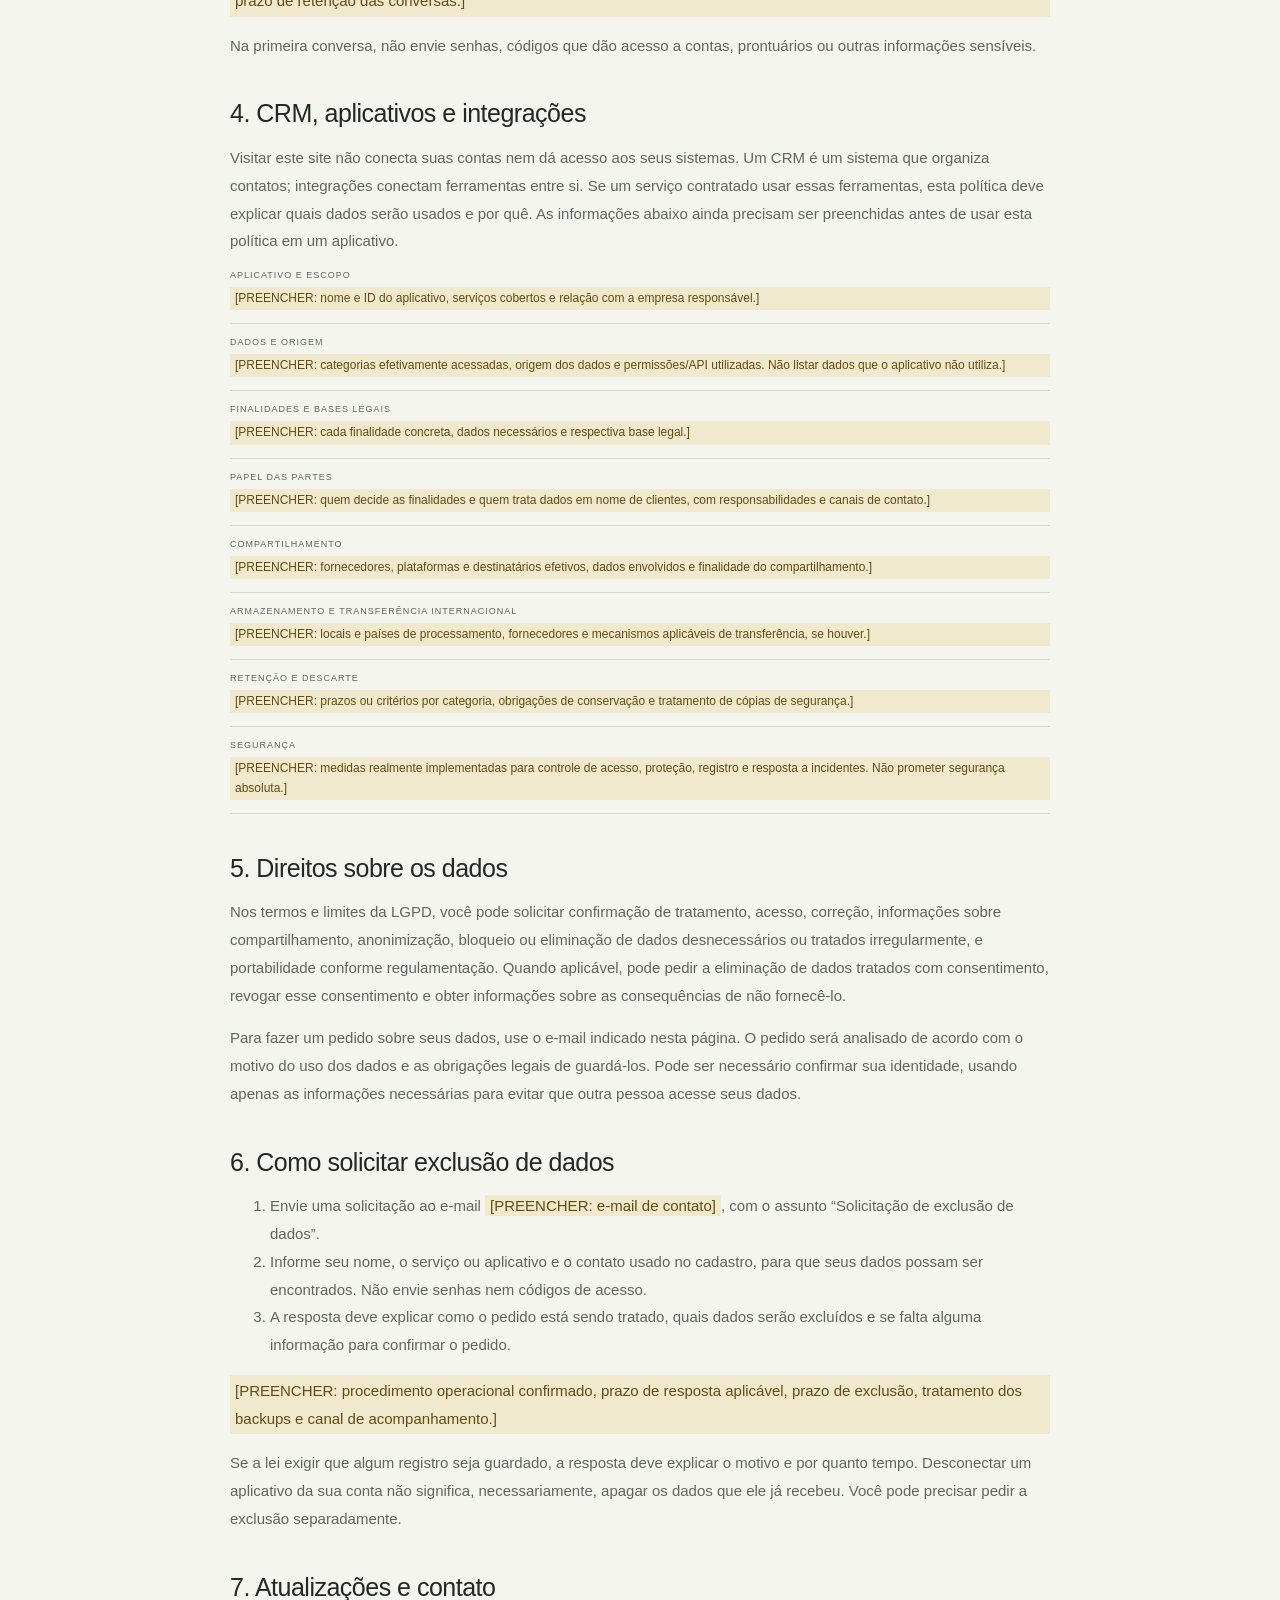
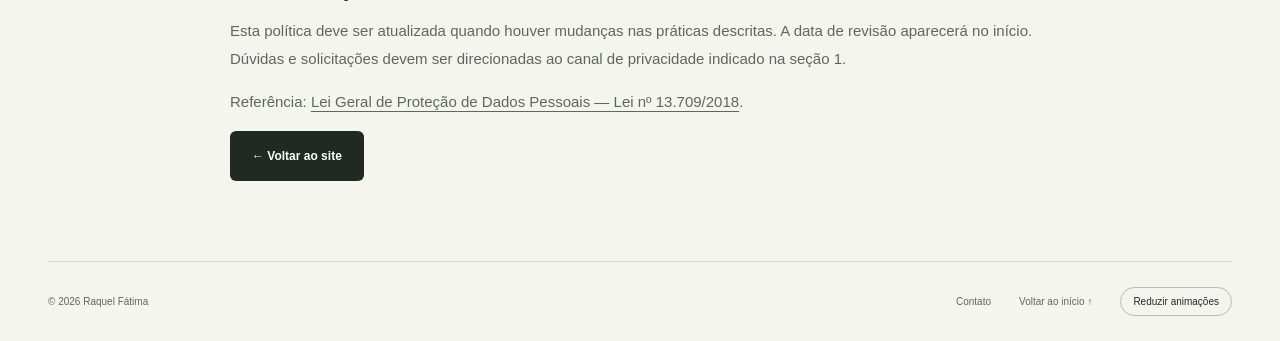
<file: privacy.html>
<!doctype html>
<html lang="pt-BR">
<head>
  <meta charset="utf-8"><meta name="viewport" content="width=device-width, initial-scale=1">
  <title>Política de privacidade | Raquel Fátima</title>
  <meta name="description" content="Informações de privacidade do site de Raquel Fátima, canais de contato e solicitação de exclusão de dados.">
  <meta name="theme-color" content="#f5f5ef">
  <meta property="og:type" content="website"><meta property="og:locale" content="pt_BR">
  <meta property="og:title" content="Política de privacidade | Raquel Fátima">
  <meta property="og:description" content="Transparência sobre o site, contato e tratamento de dados.">
  <link rel="canonical" href="https://raquelfatimaads.github.io/privacy.html">
  <meta property="og:url" content="https://raquelfatimaads.github.io/privacy.html">
  <meta property="og:site_name" content="Raquel Fátima">
  <link rel="icon" href="assets/favicon.svg" type="image/svg+xml"><link rel="stylesheet" href="assets/styles.css"><script src="assets/main.js" defer></script>
</head>
<body>
  <a class="skip" href="#conteudo">Pular para o conteúdo</a>
  <header class="header"><a class="brand" href="index.html" aria-label="Raquel Fátima — início"><span class="logo-window"><img src="assets/raquel-fatima-logo.png" width="1254" height="1254" alt="Raquel Fátima — tráfego pago &amp; conteúdo" decoding="async"></span></a><nav aria-label="Navegação principal"><a href="index.html">Início</a><a href="#exclusao">Excluir dados</a><a class="nav-cta" href="index.html#contato">Contato ↗</a></nav></header>
  <main id="conteudo" class="wrap legal">
    <p class="eyebrow">Informação clara. Relações transparentes.</p>
    <h1>Política de<br><span class="serif">privacidade.</span></h1>
    <p>Esta página explica como os dados de quem visita o site ou entra em contato são usados e como pedir sua exclusão.</p>
    <p>Última atualização: <span class="placeholder">[PREENCHER: data de revisão e aprovação]</span></p>
    <p class="notice"><strong>Documento em preparação.</strong> Os campos destacados precisam ser preenchidos e as práticas confirmadas pela responsável antes da publicação definitiva ou do uso desta página em uma análise da Meta.</p>
    <nav class="legal-nav" aria-label="Nesta página"><a href="#responsavel">Responsável</a><a href="#site">Este site</a><a href="#integracoes">CRM e integrações</a><a href="#direitos">Seus direitos</a><a href="#exclusao">Exclusão</a></nav>
    <section id="responsavel" class="legal-section"><h2>1. Quem é responsável</h2><p>Este site apresenta os serviços de Raquel Fátima. Veja abaixo os dados da empresa e o e-mail para dúvidas sobre o uso das suas informações:</p><dl><div><dt>Razão social</dt><dd class="placeholder">[PREENCHER: razão social exata do MEI]</dd></div><div><dt>CNPJ</dt><dd class="placeholder">[PREENCHER: CNPJ]</dd></div><div><dt>Endereço comercial</dt><dd class="placeholder">[PREENCHER: endereço empresarial]</dd></div><div><dt>E-mail para contato e privacidade</dt><dd class="placeholder">[PREENCHER: e-mail de contato]</dd></div></dl></section>
    <section id="site" class="legal-section"><h2>2. Como este site funciona</h2><p>Você pode ler as páginas sem criar uma conta. O site não recebe pagamentos nem tem formulário para enviar dados. Seu código não usa ferramentas para acompanhar anúncios ou visitas, como o Pixel da Meta, nem grava cookies no navegador. As imagens e fontes usadas estão nos arquivos do site ou no seu aparelho. Sua escolha de reduzir as animações não fica salva pelo site.</p><p>Ao hospedar este site, o GitHub Pages pode registrar dados técnicos da visita, como o endereço IP da conexão, para manter o serviço funcionando e seguro. Saiba mais na <a href="https://docs.github.com/en/site-policy/privacy-policies/github-general-privacy-statement">declaração de privacidade do GitHub</a> sobre como esse serviço usa dados.</p><h2>3. Contato e links externos</h2><p>O botão Fale comigo abre o WhatsApp. Nenhuma mensagem é enviada automaticamente: você escolhe o que escrever e enviar. Os ícones do Instagram e do Facebook abrem meus perfis nessas redes. Ao usar esses serviços, também se aplicam suas políticas de privacidade: <a href="https://www.whatsapp.com/legal/privacy-policy">WhatsApp</a> e <a href="https://privacycenter.instagram.com/policy/">Instagram</a> e <a href="https://www.facebook.com/privacy/policy/">Facebook</a>.</p><p>Ao conversar comigo, você pode informar seu nome, perfil, contato e o que precisa para seu negócio. Essas informações ajudam a entender seu pedido e continuar o atendimento.</p><p class="placeholder">[PREENCHER: base legal aplicável ao atendimento, canais utilizados, pessoas com acesso, local de armazenamento e prazo de retenção das conversas.]</p><p>Na primeira conversa, não envie senhas, códigos que dão acesso a contas, prontuários ou outras informações sensíveis.</p></section>
    <section id="integracoes" class="legal-section"><h2>4. CRM, aplicativos e integrações</h2><p>Visitar este site não conecta suas contas nem dá acesso aos seus sistemas. Um CRM é um sistema que organiza contatos; integrações conectam ferramentas entre si. Se um serviço contratado usar essas ferramentas, esta política deve explicar quais dados serão usados e por quê. As informações abaixo ainda precisam ser preenchidas antes de usar esta política em um aplicativo.</p><dl><div><dt>Aplicativo e escopo</dt><dd class="placeholder">[PREENCHER: nome e ID do aplicativo, serviços cobertos e relação com a empresa responsável.]</dd></div><div><dt>Dados e origem</dt><dd class="placeholder">[PREENCHER: categorias efetivamente acessadas, origem dos dados e permissões/API utilizadas. Não listar dados que o aplicativo não utiliza.]</dd></div><div><dt>Finalidades e bases legais</dt><dd class="placeholder">[PREENCHER: cada finalidade concreta, dados necessários e respectiva base legal.]</dd></div><div><dt>Papel das partes</dt><dd class="placeholder">[PREENCHER: quem decide as finalidades e quem trata dados em nome de clientes, com responsabilidades e canais de contato.]</dd></div><div><dt>Compartilhamento</dt><dd class="placeholder">[PREENCHER: fornecedores, plataformas e destinatários efetivos, dados envolvidos e finalidade do compartilhamento.]</dd></div><div><dt>Armazenamento e transferência internacional</dt><dd class="placeholder">[PREENCHER: locais e países de processamento, fornecedores e mecanismos aplicáveis de transferência, se houver.]</dd></div><div><dt>Retenção e descarte</dt><dd class="placeholder">[PREENCHER: prazos ou critérios por categoria, obrigações de conservação e tratamento de cópias de segurança.]</dd></div><div><dt>Segurança</dt><dd class="placeholder">[PREENCHER: medidas realmente implementadas para controle de acesso, proteção, registro e resposta a incidentes. Não prometer segurança absoluta.]</dd></div></dl></section>
    <section id="direitos" class="legal-section"><h2>5. Direitos sobre os dados</h2><p>Nos termos e limites da LGPD, você pode solicitar confirmação de tratamento, acesso, correção, informações sobre compartilhamento, anonimização, bloqueio ou eliminação de dados desnecessários ou tratados irregularmente, e portabilidade conforme regulamentação. Quando aplicável, pode pedir a eliminação de dados tratados com consentimento, revogar esse consentimento e obter informações sobre as consequências de não fornecê-lo.</p><p>Para fazer um pedido sobre seus dados, use o e-mail indicado nesta página. O pedido será analisado de acordo com o motivo do uso dos dados e as obrigações legais de guardá-los. Pode ser necessário confirmar sua identidade, usando apenas as informações necessárias para evitar que outra pessoa acesse seus dados.</p></section>
    <section id="exclusao" class="legal-section"><h2>6. Como solicitar exclusão de dados</h2><ol><li>Envie uma solicitação ao e-mail <span class="placeholder">[PREENCHER: e-mail de contato]</span>, com o assunto “Solicitação de exclusão de dados”.</li><li>Informe seu nome, o serviço ou aplicativo e o contato usado no cadastro, para que seus dados possam ser encontrados. Não envie senhas nem códigos de acesso.</li><li>A resposta deve explicar como o pedido está sendo tratado, quais dados serão excluídos e se falta alguma informação para confirmar o pedido.</li></ol><p class="placeholder">[PREENCHER: procedimento operacional confirmado, prazo de resposta aplicável, prazo de exclusão, tratamento dos backups e canal de acompanhamento.]</p><p>Se a lei exigir que algum registro seja guardado, a resposta deve explicar o motivo e por quanto tempo. Desconectar um aplicativo da sua conta não significa, necessariamente, apagar os dados que ele já recebeu. Você pode precisar pedir a exclusão separadamente.</p></section>
    <section><h2>7. Atualizações e contato</h2><p>Esta política deve ser atualizada quando houver mudanças nas práticas descritas. A data de revisão aparecerá no início. Dúvidas e solicitações devem ser direcionadas ao canal de privacidade indicado na seção 1.</p><p>Referência: <a href="https://www.planalto.gov.br/ccivil_03/_ato2015-2018/2018/lei/l13709.htm">Lei Geral de Proteção de Dados Pessoais — Lei nº 13.709/2018</a>.</p></section>
    <a class="button primary" href="index.html">← Voltar ao site</a>
  </main>
  <footer class="footer wrap"><span>© <span data-year>2026</span> Raquel Fátima</span><a href="index.html#contato">Contato</a><a href="#conteudo">Voltar ao início ↑</a><button class="motion-toggle" type="button" aria-pressed="false" hidden>Reduzir animações</button></footer>
</body>
</html>
</file>
<file: assets/styles.css>
:root{--paper:#f5f5ef;--white:#fff;--ink:#202923;--muted:#5e675f;--sage:#dfe6d9;--blue:#235ac8;--line:#d4d9d0;--radius:6px;--wrap:1220px}*{box-sizing:border-box}html{scroll-behavior:smooth;scroll-padding-top:110px}body{margin:0;background:var(--paper);color:var(--ink);font-family:Arial,Helvetica,sans-serif;-webkit-font-smoothing:antialiased}a{color:inherit;text-decoration:none}button{font:inherit}a,button{-webkit-tap-highlight-color:transparent}a:focus-visible,button:focus-visible,summary:focus-visible{outline:3px solid var(--blue);outline-offset:6px}::selection{background:#c8d6ee}.wrap{width:min(var(--wrap),calc(100% - 96px));margin:auto}.header{padding:25px 48px;max-width:1440px;margin:auto;display:flex;align-items:center;justify-content:space-between;gap:30px;border-bottom:1px solid var(--line)}.brand{font-size:13px;letter-spacing:4px;line-height:1.55;font-weight:700}.brand>span{display:block}.brand-dot{color:var(--blue)}nav{display:flex;align-items:center;gap:32px;font-size:13px}nav a:hover,.text-link:hover{color:var(--blue)}.nav-cta{border:1px solid var(--ink);padding:13px 19px;border-radius:30px}.nav-cta span{margin-left:18px}.skip{position:fixed;top:-100px;left:16px;z-index:20;padding:16px;background:white}.skip:focus{top:12px}.hero{display:grid;grid-template-columns:1.15fr 1fr;gap:55px;align-items:center;padding-top:74px;padding-bottom:66px}.eyebrow{font-size:10px;line-height:1.7;text-transform:uppercase;letter-spacing:2px;font-weight:700;margin:0 0 27px}.status-dot{display:inline-block;width:7px;height:7px;background:var(--blue);border-radius:50%;margin-right:8px}h1,h2,h3,p{margin-top:0}h1{font-size:clamp(42px,4.6vw,66px);line-height:1.07;letter-spacing:-3px;margin-bottom:28px;font-weight:600}.serif{font-family:Georgia,'Times New Roman',serif;font-weight:400;font-style:italic;letter-spacing:-.055em;color:var(--blue)}.intro{max-width:485px;font-size:16px;line-height:1.8;color:var(--muted)}.actions{display:flex;gap:20px;align-items:center;flex-wrap:wrap;margin-top:30px}.button{display:inline-flex;align-items:center;justify-content:center;gap:22px;padding:18px 22px;border-radius:var(--radius);font-size:12px;font-weight:700;transition:transform .25s,background .25s}.button:hover{transform:translateY(-3px)}.primary{background:var(--ink);color:white}.primary:hover{background:var(--blue)}.text-link{font-size:12px;border-bottom:1px solid;padding-bottom:5px}.hero-note{font-size:8px;letter-spacing:1.6px;margin-top:42px;color:var(--muted)}.hero-note span{margin:0 12px}.connection-art{height:475px;position:relative;overflow:hidden;border-radius:150px 150px 8px 8px;background:linear-gradient(145deg,#e6ebdf,#d6dfcf 60%,#e9ede3);border:1px solid #d2dbcc}.art-grid{position:absolute;inset:0;background-image:radial-gradient(#697c5f45 1px,transparent 1px);background-size:20px 20px;mask-image:linear-gradient(transparent,#000)}.art-label{position:absolute;top:42px;text-align:center;width:100%;font-size:8px;letter-spacing:2px}.orbit{position:absolute;width:325px;height:325px;border:1px solid #8fa18466;border-radius:50%;top:83px;left:calc(50% - 162px)}.orbit-two{width:240px;height:240px;top:125px;left:calc(50% - 120px)}.orbit-one:after{content:'';position:absolute;top:46px;left:46px;width:9px;height:9px;border-radius:50%;background:var(--blue)}.art-center{position:absolute;top:167px;left:calc(50% - 65px);width:130px;height:130px;border:1px solid #f5f5ef88;border-radius:50%;display:flex;align-items:center;justify-content:center;flex-direction:column;background:var(--ink);color:var(--paper);box-shadow:0 16px 30px #34463420}.art-center>span{font-family:Georgia,serif;font-size:54px;line-height:1.1;font-style:italic}.art-center small{font-size:6px;letter-spacing:2px;line-height:1.7;text-align:center}.node{position:absolute;display:flex;align-items:center;gap:10px;padding:15px;background:#fffffff2;border:1px solid #fff;border-radius:7px;box-shadow:0 14px 25px #35472a12;animation:float 4.6s ease-in-out 1}.node small{display:block;font-size:7px;color:var(--muted);letter-spacing:1.6px;margin-bottom:6px}.node strong{font-size:11px;white-space:nowrap}.node-icon{color:var(--blue);font-size:24px;width:32px}.node-check{color:#4e6842;font-size:10px;margin-left:8px}.node-top{top:96px;left:8%}.node-middle{right:4%;top:244px;animation-delay:.3s}.node-bottom{left:10%;bottom:64px;animation-delay:.2s}.art-footer{position:absolute;bottom:21px;left:25px;right:25px;font-size:7px;letter-spacing:1.3px;display:flex;justify-content:space-between}.art-footer>span{font-size:18px}.expertise{border-block:1px solid var(--line);padding:24px 0}.expertise .wrap{display:flex;justify-content:space-between;align-items:center;gap:30px}.expertise span{font-size:8px;letter-spacing:1.8px;color:var(--muted)}.expertise p{margin:0;font-size:14px}.expertise b{font-size:13px;color:var(--blue);margin:0 20px;font-weight:400}.section{padding-block:100px}.section-heading{max-width:650px;margin-bottom:48px}h2{font-size:clamp(32px,3.2vw,46px);font-weight:500;line-height:1.15;letter-spacing:-1.8px;margin-bottom:22px}.muted{color:#788274}.section-heading>p:last-child{color:var(--muted);font-size:14px;line-height:1.8;max-width:465px}.services{display:grid;grid-template-columns:repeat(2,1fr);gap:18px}.service{padding:28px 28px 25px;background:#fbfcf8;border:1px solid var(--line);border-radius:var(--radius);display:flex;flex-direction:column;transition:transform .3s}.service:hover{transform:translateY(-5px)}.service-sage{background:var(--sage)}.service-top{display:flex;justify-content:space-between;align-items:center;margin-bottom:42px;font-size:10px;color:var(--muted)}.service-top>span:last-child{font-size:29px;color:var(--blue)}h3{font-size:27px;letter-spacing:-1px;line-height:1.15;font-weight:500;margin-bottom:20px}.service p{font-size:13px;line-height:1.8;color:var(--muted)}.service ul{list-style:none;padding:0;margin:6px 0 30px;font-size:11px;line-height:2.4}.service li:before{content:'↗';color:var(--blue);margin-right:10px}.service>a{border-top:1px solid #cbd2c4;padding-top:20px;display:flex;justify-content:space-between;gap:12px;margin-top:auto;font-size:11px;font-weight:700}.about-section{background:#e9ede4;padding:72px 0}.about{display:grid;grid-template-columns:1fr 1fr;gap:100px;align-items:center}.signature-panel{min-height:405px;background:#dbe3d4;padding:32px;position:relative;border:1px solid #cbd6c3;overflow:hidden}.signature-panel:after{content:'';position:absolute;right:-110px;top:70px;width:340px;height:340px;border:1px solid #a9b69f;border-radius:50%;pointer-events:none}.signature-panel>.eyebrow{font-size:8px}.monogram{font-family:Georgia,serif;line-height:1;font-size:155px;font-style:italic;letter-spacing:-16px;position:relative;z-index:1;margin:28px 0;color:var(--ink)}.monogram span{color:var(--blue)}.signature-panel p{font-size:18px;line-height:1.4;letter-spacing:-.5px}.signature-panel em{font-family:Georgia,serif;font-size:23px}.signature-panel a{display:inline-block;margin-top:16px;font-size:10px;letter-spacing:1px;border-bottom:1px solid;padding-bottom:6px;position:relative;z-index:1}.about-copy p:not(.eyebrow){font-size:15px;line-height:1.85;color:var(--muted)}.about-rule{border-top:1px solid #c5cdbf;display:flex;flex-direction:column;gap:9px;font-size:12px;padding-top:22px;margin-top:30px}.steps{display:grid;grid-template-columns:repeat(3,1fr);gap:46px;list-style:none;padding:0;margin:0}.steps li{border-top:1px solid var(--line);padding-top:24px}.steps li>span{display:block;font-family:Georgia,serif;font-style:italic;color:var(--blue);font-size:32px;margin-bottom:23px}.steps h3{font-size:20px;letter-spacing:-.5px}.steps p{font-size:13px;line-height:1.8;color:var(--muted);max-width:300px}.contact-section{background:var(--ink);color:var(--paper);padding:76px 0}.contact{display:flex;align-items:center;justify-content:space-between;gap:30px}.contact h2{font-size:clamp(36px,4.5vw,62px);letter-spacing:-2px}.contact .serif{color:#c2d5b1}.contact .eyebrow{color:#b8c5ae;font-size:8px}.contact p:not(.eyebrow){font-size:14px;color:#d3dacc;line-height:1.7}.light{background:var(--paper);color:var(--ink);margin-top:15px}.contact p.contact-small{font-size:10px;margin:15px 0 0}.contact-symbol{font-size:170px;color:#b8c9a8;font-weight:100;padding-right:30px}.business{padding-block:60px;display:grid;grid-template-columns:1fr 1fr;gap:60px}.business .eyebrow{margin-bottom:16px;font-size:8px}.business h2{font-size:21px;letter-spacing:-.5px}.business p{font-size:12px;color:var(--muted)}dl{margin:0}dl>div{padding:0 0 13px;margin-bottom:13px;border-bottom:1px solid var(--line)}dt{font-size:9px;color:var(--muted);text-transform:uppercase;letter-spacing:1px;margin-bottom:7px}dd{font-size:12px;line-height:1.6;margin:0;overflow-wrap:anywhere}.footer{display:flex;gap:28px;align-items:center;flex-wrap:wrap;border-top:1px solid var(--line);padding-block:25px;font-size:10px;color:var(--muted)}.footer>span{margin-right:auto}.motion-toggle{background:transparent;border:1px solid #b5bfb0;border-radius:20px;padding:8px 12px;font-size:10px;color:var(--ink);cursor:pointer}.reveal.is-visible{animation:reveal .7s ease-out both}.motion-off *{animation:none!important;transition:none!important}.motion-off{scroll-behavior:auto}.legal{max-width:820px;padding-block:64px 80px}.legal h1{font-size:clamp(36px,5vw,58px);margin-top:25px}.legal h2{font-size:25px;margin:40px 0 16px;letter-spacing:-.5px}.legal p,.legal li{font-size:15px;line-height:1.85;color:var(--muted)}.legal a:not(.button){text-decoration:underline;text-underline-offset:4px}.legal .notice{padding:20px 24px;background:#e8ede2;border-left:3px solid var(--blue);font-size:13px}.legal .placeholder{color:#634c12;background:#f0e9ce;padding:2px 5px;overflow-wrap:anywhere}.legal-nav{display:flex;gap:13px 22px;flex-wrap:wrap;margin:28px 0;font-size:12px}.legal ul{padding-left:22px}.legal .eyebrow{font-size:10px}.legal-section{scroll-margin-top:25px}
@keyframes float{0%,100%{transform:translateY(0)}50%{transform:translateY(-9px)}}@keyframes reveal{from{opacity:.35;transform:translateY(17px)}to{opacity:1;transform:none}}
@media(min-width:1500px){.header{max-width:1316px}.hero{padding-block:100px}.connection-art{height:510px}.node-bottom{bottom:80px}}
@media(max-width:1000px){.wrap{width:calc(100% - 56px)}.header{padding-inline:28px}nav{gap:18px}.hero{gap:24px}h1{letter-spacing:-2px}.connection-art{height:420px}.node{padding:12px;gap:6px}.node strong{font-size:10px}.node-top{left:4%;top:87px}.node-middle{right:3%;top:234px}.node-bottom{left:5%;bottom:41px}.art-center{top:150px}.art-footer{bottom:12px;font-size:6px}.about{gap:45px}.service{padding:22px}.expertise b{margin-inline:10px}.expertise .wrap>span{max-width:140px;line-height:1.8}}
@media(max-width:760px){html{scroll-padding-top:25px}.header{align-items:flex-start;padding:20px 24px}.brand{font-size:11px}nav{gap:12px 18px;justify-content:flex-end;flex-wrap:wrap;max-width:255px;font-size:11px}.nav-cta{padding:8px 12px}.nav-cta span{margin-left:6px}.wrap{width:calc(100% - 48px)}.hero{grid-template-columns:1fr;padding-top:48px;gap:35px;padding-bottom:40px}h1{font-size:clamp(39px,8vw,58px)}.intro{font-size:15px}.eyebrow{font-size:9px;margin-bottom:23px}.hero-note{margin-top:25px;line-height:1.8;font-size:7px}.connection-art{height:400px;border-radius:130px 130px 6px 6px;max-width:470px;width:100%;margin:auto}.node-top{left:10%}.node-middle{right:7%;top:220px}.node-bottom{bottom:40px;left:12%}.art-center{top:145px}.orbit{top:60px}.orbit-two{top:102px}.art-label{top:35px}.expertise .wrap{flex-direction:column;gap:12px;align-items:flex-start}.expertise .wrap>span{max-width:none}.expertise p{font-size:12px;line-height:2}.expertise b{margin-inline:8px}.section{padding-block:64px}.section-heading{margin-bottom:30px}.services{grid-template-columns:1fr;gap:16px}.service{padding:26px}.service-top{margin-bottom:24px}.service h3 br{display:none}.service ul{margin-bottom:20px}.about-section{padding-block:48px}.about{grid-template-columns:1fr;gap:38px}.signature-panel{min-height:350px}.monogram{font-size:130px}.steps{grid-template-columns:1fr;gap:18px}.steps li{display:grid;grid-template-columns:45px 1fr;gap:0 15px}.steps li>span{grid-row:span 2}.steps h3{margin-bottom:9px}.steps p{max-width:none}.contact-section{padding-block:55px}.contact-symbol{display:none}.contact h2{font-size:39px}.contact .eyebrow{max-width:260px}.business{grid-template-columns:1fr;gap:30px;padding-block:42px}.footer{gap:20px;font-size:10px}.footer>span{flex-basis:100%}.legal{padding-top:38px}.legal h2{font-size:23px}}
@media(prefers-reduced-motion:reduce){html{scroll-behavior:auto}*,*:before,*:after{animation:none!important;transition:none!important}}
.legal-nav{max-width:none;justify-content:flex-start}

.expertise p{line-height:2}.expertise b{margin-inline:10px}

/* Service clarity and accessible FAQ */
.hero h1{font-size:clamp(37px,3.8vw,55px);letter-spacing:-2px}.hero h1 .serif{font-size:.94em}.service .service-subtitle{font-size:12px;margin-top:-9px;color:var(--blue)}.faq-section{border-top:1px solid var(--line)}.faq-list{max-width:900px}.faq-list details{border-bottom:1px solid var(--line);padding:0 0 4px}.faq-list summary{cursor:pointer;padding:23px 28px 23px 0;font-size:17px;line-height:1.5;font-weight:600}.faq-list summary::marker{color:var(--blue)}.faq-list details[open] summary{color:var(--blue)}.faq-list details p{max-width:750px;color:var(--muted);font-size:15px;line-height:1.85;margin:0 0 24px 19px}.faq-contact{font-size:14px;margin-top:28px;line-height:1.9}.faq-contact a{font-size:14px}.service{scroll-margin-top:30px}@media(max-width:760px){.hero h1{font-size:clamp(32px,7.6vw,48px);letter-spacing:-1.5px}.faq-list summary{font-size:16px}.faq-list details p{font-size:14px}}

.faq-services{max-width:750px;padding-left:35px;margin:0 0 24px;color:var(--muted);font-size:15px;line-height:1.8}.faq-services li{margin-bottom:12px}@media(max-width:760px){.faq-services{font-size:14px}}

.service .service-explainer{font-size:15px;font-weight:600;color:var(--blue);line-height:1.5;margin:0 0 17px}.service ul{line-height:1.8}.service li{margin-bottom:10px}.service h3{margin-bottom:12px}

.social-links{display:flex;flex-wrap:wrap;gap:14px;margin-top:24px}.social-links a{display:inline-flex;align-items:center;gap:10px;min-height:44px;padding:10px 15px;border:1px solid #8b9a81;border-radius:6px;font-size:13px;color:var(--paper)}.social-links a:hover{background:#ffffff12}.social-links svg,.instagram-profile svg{flex-shrink:0}.signature-panel .instagram-profile{display:inline-flex;align-items:center;gap:10px}.contact-section a:focus-visible{outline-color:#c2d5b1}

/* Display the supplied original logo without its large surrounding margins. */
.logo-window{display:block;position:relative;width:260px;aspect-ratio:3.75;overflow:hidden;mix-blend-mode:multiply}
.logo-window img{position:absolute;display:block;width:139.333333%;max-width:none;height:auto;left:-20%;top:-212.5%}
.header .brand{flex-shrink:0;letter-spacing:normal;line-height:normal}
.signature-logo{position:relative;z-index:1;margin:50px 0 42px;mix-blend-mode:multiply}
.signature-logo .logo-window{width:100%;max-width:380px}
.journey .journey-logo{width:140px;flex-shrink:0}
.journey .journey-top{flex-wrap:wrap;row-gap:12px}
@media(max-width:760px){.header{flex-wrap:wrap;align-items:center;gap:16px}.header .logo-window{width:225px}.header nav{max-width:none;gap:15px;justify-content:flex-start}.signature-logo{margin:42px 0}.journey .journey-logo{width:125px}}
</file>
<file: assets/journey.css>
.journey{min-width:0;padding:24px 28px 16px;border:1px solid #cbd6c4;border-radius:26px;background:radial-gradient(ellipse at 90% 20%,#f3f6ef 0,transparent 65%),#dfe6d9;position:relative;overflow:hidden}
.journey-top{display:flex;justify-content:space-between;align-items:center;gap:10px}.journey-kicker{font-size:9px;font-weight:700;letter-spacing:1.7px}.journey-brand{font:italic 32px Georgia,serif;color:var(--blue)}
.journey-stage{position:relative;min-height:405px;margin-top:18px}.journey-scene[hidden]{display:none}.journey-number{font-size:9px;letter-spacing:1.5px;color:var(--muted);margin-bottom:12px}.journey-scene h2{font-size:29px;letter-spacing:-1px;line-height:1.13;margin:0 0 23px;min-height:66px;font-weight:500}.journey-card{position:relative;background:#fff;border:1px solid #f5f7f2;border-radius:13px;padding:18px;box-shadow:0 16px 32px #243d2510;min-height:215px;max-width:355px;margin:0 auto}.card-heading{display:flex;align-items:center;gap:10px;font-size:12px}.card-heading small{display:block;font-size:10px;color:var(--muted);margin-top:4px}.business-icon{display:grid;place-items:center;background:var(--sage);border-radius:10px;width:34px;height:34px;color:var(--blue);font-size:23px}.card-dots{margin-left:auto;letter-spacing:2px;color:var(--muted)}
.ad-art{margin-top:14px;padding:16px;background:#edf1e8;border-radius:6px;display:flex;align-items:center;justify-content:space-between;font-size:20px;line-height:1.15;letter-spacing:-.4px}.ad-art em{font-family:Georgia,serif;color:var(--blue)}.ad-art i{font-size:49px;font-style:normal;color:var(--blue)}.mock-button{background:var(--blue);color:#fff;font-size:11px;padding:11px 13px;border-radius:5px;margin-top:9px;display:flex;justify-content:space-between}.journey-pointer{position:absolute;right:30px;bottom:21px;font-size:30px;color:var(--ink);text-shadow:1px 1px white,-1px -1px white}.journey-caption{font-size:12px;line-height:1.65;margin:20px 0 0;color:#485548;text-align:center}
.message{font-size:12px;line-height:1.5;padding:12px;border-radius:10px;max-width:90%;margin-top:18px}.incoming{background:#f0f2ed;border-top-left-radius:2px}.message small{display:block;font-size:9px;color:var(--muted);margin-top:5px}.outgoing{margin-left:auto;background:#dfead9;border-bottom-right-radius:2px;margin-top:9px}.outgoing span{color:var(--blue);font-size:10px}.contact-chip{font-size:10px;color:#40583b;margin-top:16px;display:flex;gap:8px;align-items:center}.pipeline{display:flex;gap:5px;margin:22px 0 17px;align-items:stretch}.pipeline span{flex:1;padding:9px 4px;background:#f2f4ef;font-size:9px;text-align:center;border-radius:4px;line-height:1.4}.pipeline .selected{background:#e3ecdc;color:#334c2c;font-weight:700}.appointment{display:flex;gap:12px;padding:15px 10px;border:1px solid #c5d4bc;border-radius:7px;background:#f7faf4;font-size:12px}.appointment small{display:block;margin-top:6px;color:var(--muted);font-size:10px}.appointment-icon{color:var(--blue);font-size:24px}.record-line{font-size:10px;color:var(--muted);margin-top:17px}.record-line span{margin-right:6px}
.automate-card{background:#ffffff65;border:1px solid #ffffff90;box-shadow:none}.automation-trigger{display:flex;align-items:center;justify-content:center;gap:12px;border:1px solid #d7ded1;border-radius:8px;background:white;padding:15px;font-size:12px}.automation-trigger>span{color:var(--blue)}.automation-connector{height:31px;width:1px;background:#a8b99d;margin:auto;position:relative}.automation-connector i{position:absolute;top:0;left:-3px;width:7px;height:7px;border-radius:50%;background:var(--blue)}.automation-result{padding:16px;background:#202923;color:white;border-radius:8px}.automation-result small{display:block;font-size:8px;letter-spacing:1px;color:#c1d1b6;margin-bottom:9px}.automation-result strong{font-size:15px;display:flex;justify-content:space-between;gap:5px}.automation-result strong span{color:#c1d1b6}.automation-result p{font-size:10px;margin:10px 0 0;color:#d6dfcf}
.sale-card{text-align:center;padding:23px 15px}.sale-check{display:grid;place-items:center;background:#e6edde;border:1px solid #cedcc5;border-radius:50%;width:48px;height:48px;color:#45633a;font-size:25px;margin:0 auto 13px}.sale-card>strong{font-size:22px;letter-spacing:-.5px}.sale-card>p{font-size:12px;line-height:1.6;color:var(--muted);margin:10px 0 18px}.sale-path{display:flex;align-items:center;justify-content:center;gap:9px;font-size:9px;border-top:1px solid #e2e8dc;padding-top:13px}.sale-path b{font-weight:400;color:var(--blue)}
.journey-controls{display:flex;justify-content:space-between;align-items:center;gap:12px;margin-top:4px}.journey-controls[hidden]{display:none}.journey-steps{display:flex;gap:3px}.journey-steps button{border:0;background:none;padding:15px 4px;min-width:30px;min-height:44px;cursor:pointer}.journey-steps button span{display:block;height:3px;background:#b4c1ab;border-radius:4px;width:22px;transition:background .3s}.journey-steps button[aria-pressed=true] span{background:var(--blue)}.journey-pause{border:1px solid #aebaA6;border-radius:20px;padding:8px 12px;min-height:40px;background:transparent;color:var(--ink);font-size:11px;cursor:pointer}.journey-pause:hover{background:#ffffff80}.journey-disclaimer{font-size:9px;color:#53614c;margin:8px 0 0;text-align:center}
.journey.is-playing .is-active{animation:journey-enter .6s ease both}.journey.is-playing .is-active .journey-card{animation:journey-enter .7s .1s ease both}.journey.is-playing .journey-pointer{animation:journey-click 4.8s ease both}.journey.is-playing .is-active .outgoing{animation:journey-enter .5s 1.2s both}.journey.is-playing .is-active .contact-chip{animation:journey-enter .5s 2s both}.journey.is-playing .is-active .appointment{animation:journey-enter .6s .9s both}.journey.is-playing .is-active .automation-connector i{animation:journey-travel 1.5s .6s ease both}.journey.is-playing .is-active .automation-result{animation:journey-enter .5s 1.7s both}.journey.is-playing .is-active .sale-check{animation:journey-enter .6s .4s both}
@keyframes journey-enter{from{opacity:0;transform:translateY(12px)}to{opacity:1;transform:translateY(0)}}@keyframes journey-click{0%,30%{transform:translate(24px,18px);opacity:0}45%,65%{transform:translate(0,0);opacity:1}70%{transform:scale(.85)}78%,100%{transform:scale(1);opacity:1}}@keyframes journey-travel{from{transform:translateY(0)}to{transform:translateY(25px)}}
@media(max-width:1000px) and (min-width:761px){.journey{padding:20px 16px 16px}.journey-scene h2{font-size:25px}.journey-kicker{font-size:8px;letter-spacing:1px}.journey-card{padding:14px}.journey-caption{font-size:11px}}
@media(max-width:760px){.journey{width:100%;max-width:470px;margin:auto;padding:22px 22px 16px}.journey-stage{min-height:405px}}
@media(max-width:360px){.journey{padding-inline:15px}.journey-scene h2{font-size:26px}.journey-kicker{font-size:8px;letter-spacing:.9px}.journey-card{padding:14px}.journey-caption{font-size:11px}}
</file>
